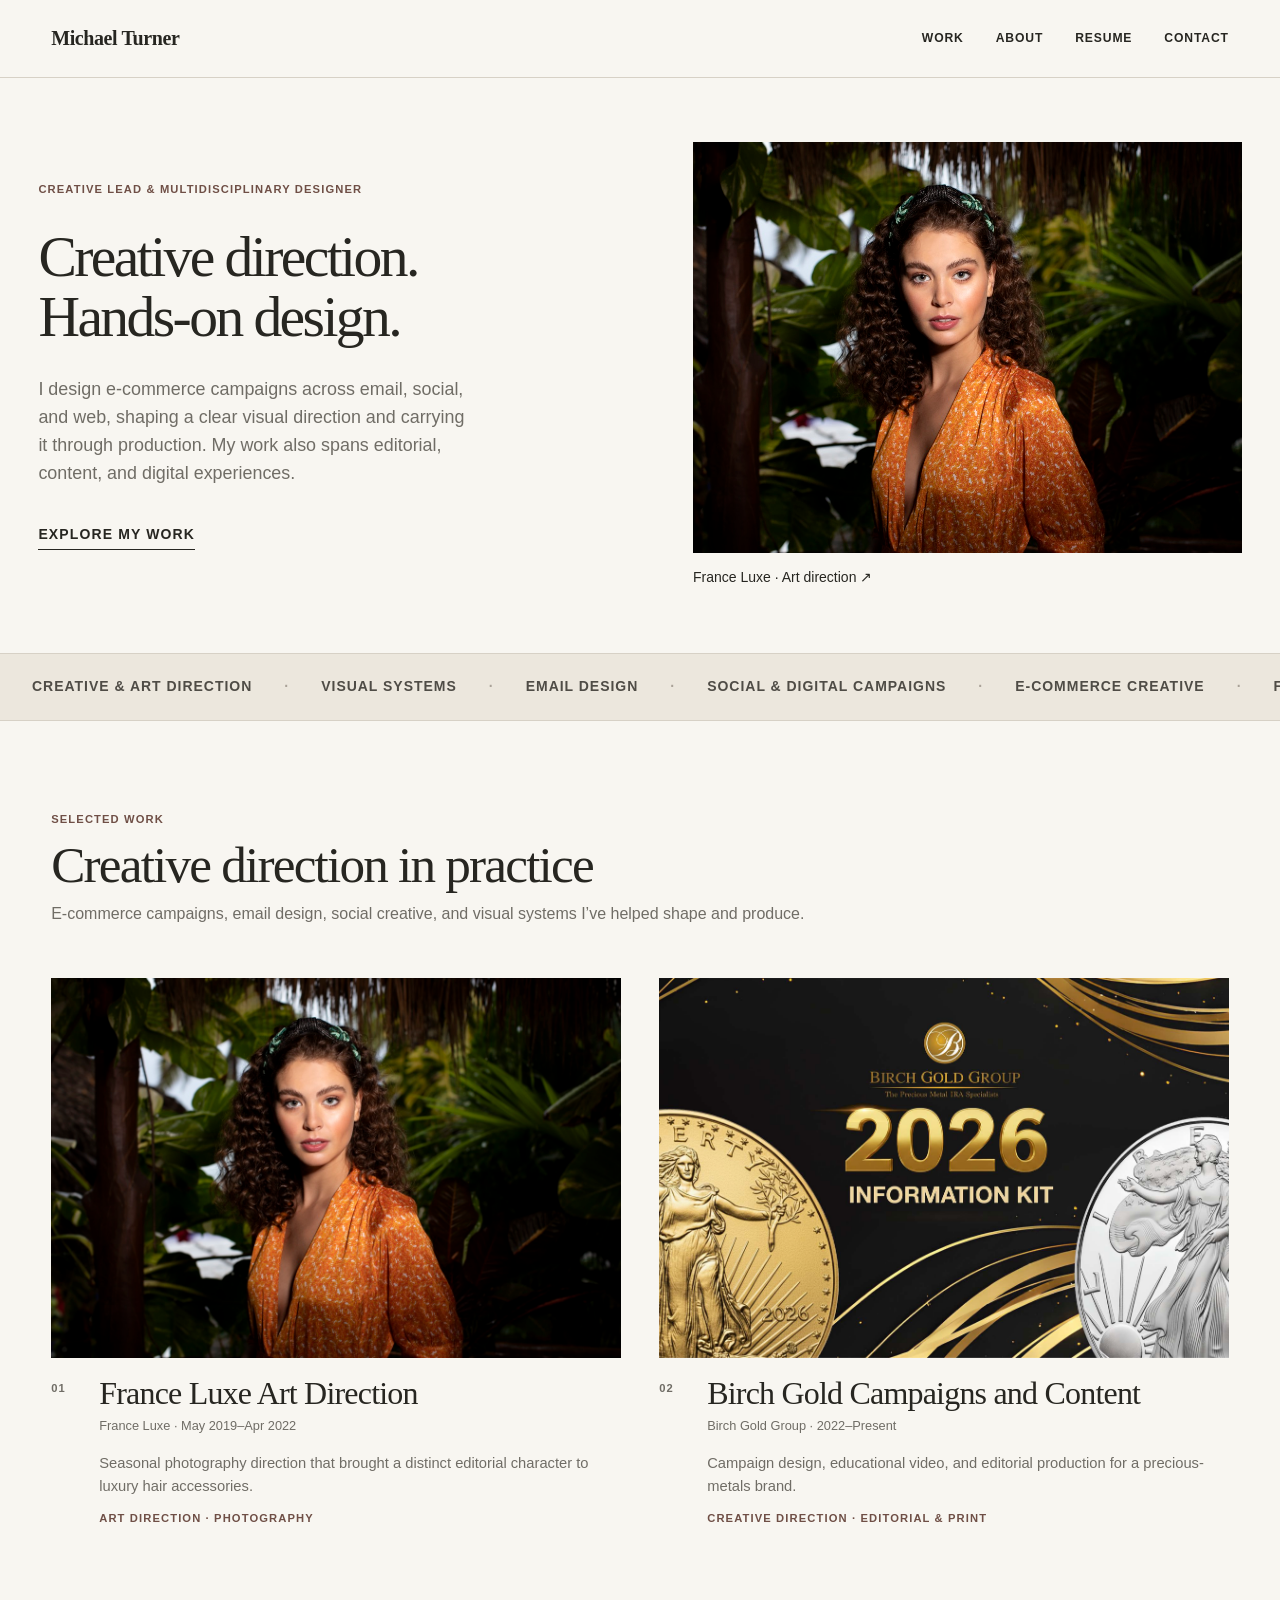
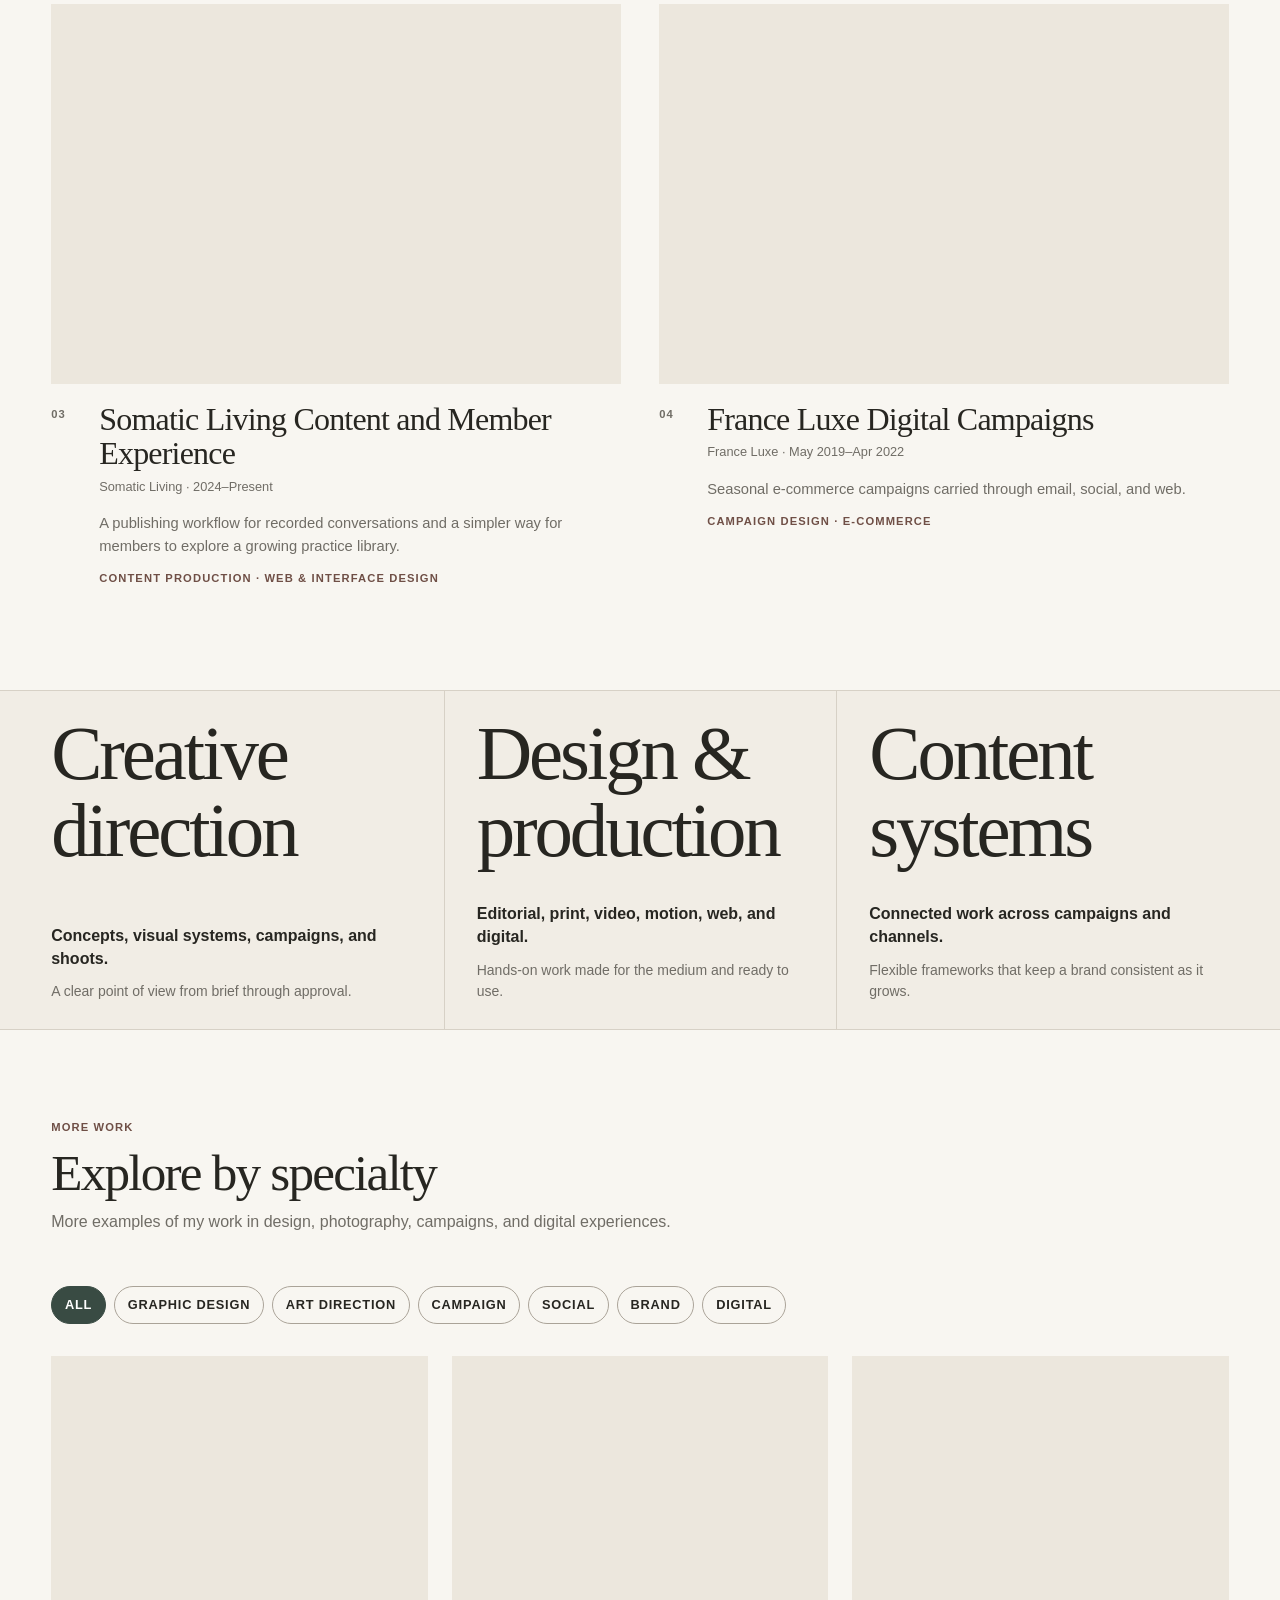
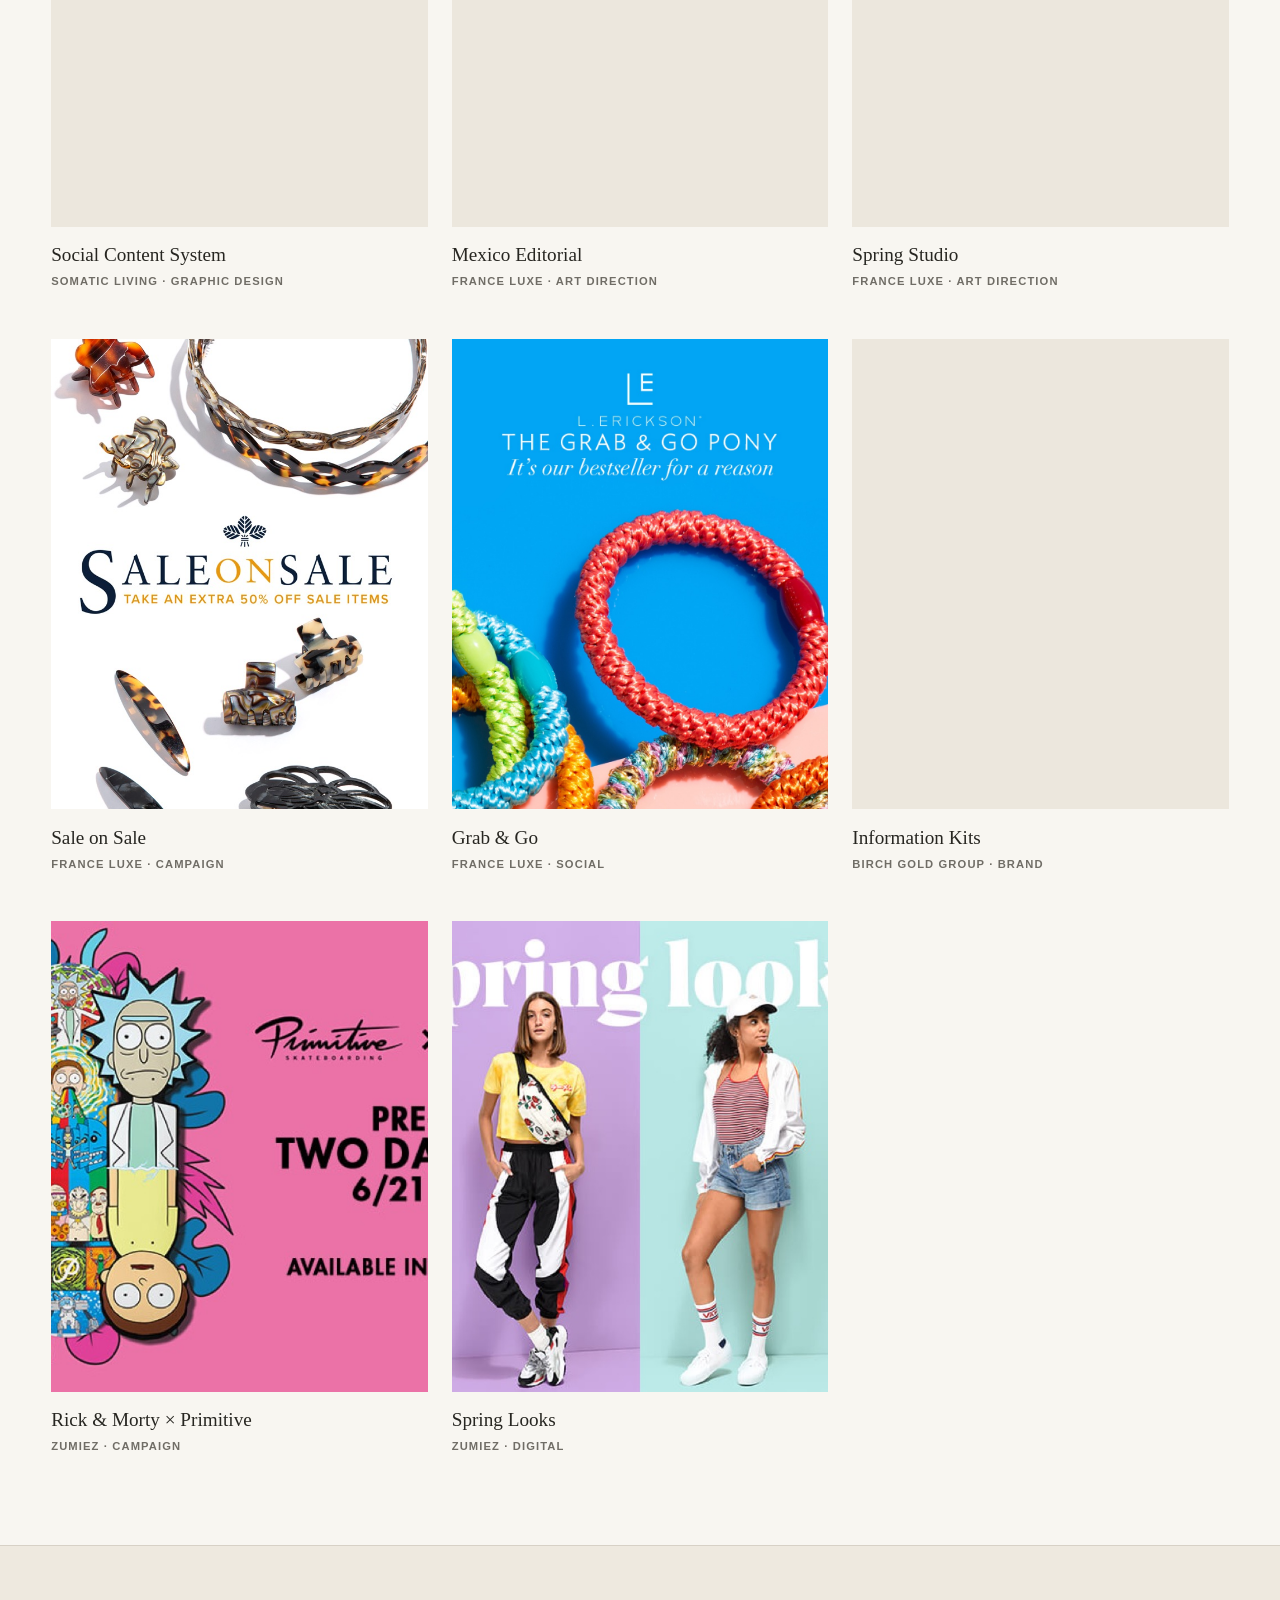
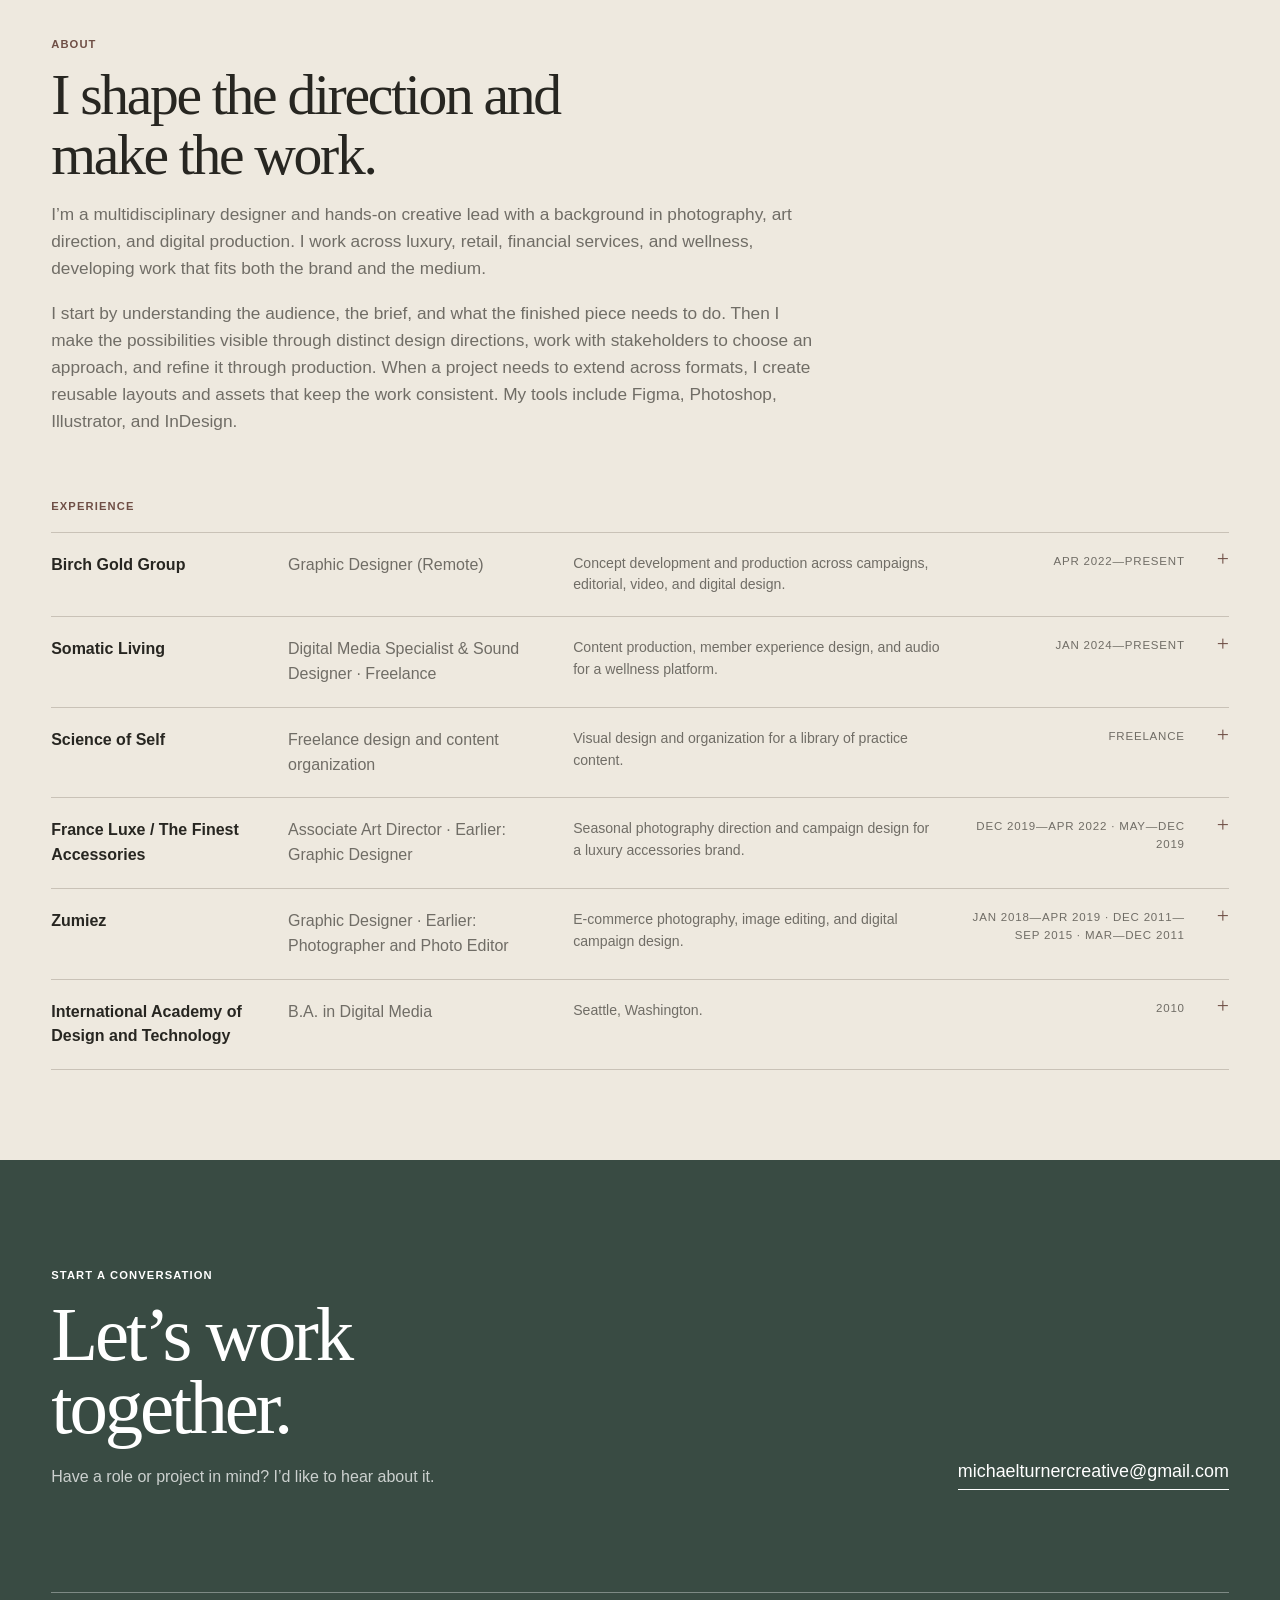
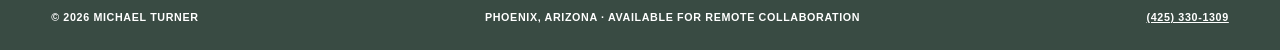
<file: index.html>
<!doctype html>
<html lang="en">
<head>
  <meta charset="utf-8">
  <meta name="viewport" content="width=device-width, initial-scale=1">
  <meta name="theme-color" content="#f2efe8">
  <meta name="description" content="Michael Turner is a hands-on creative lead and multidisciplinary designer working across campaigns, editorial, video, photography, and digital experiences.">
  <title>Michael Turner | Creative Lead & Multidisciplinary Designer</title>
  <link rel="icon" href="data:image/svg+xml,%3Csvg xmlns='http://www.w3.org/2000/svg' viewBox='0 0 64 64'%3E%3Crect width='64' height='64' fill='%23121212'/%3E%3Ctext x='32' y='39' text-anchor='middle' font-family='Arial' font-size='24' font-weight='700' fill='white'%3EMT%3C/text%3E%3C/svg%3E">
  <link rel="stylesheet" href="style.css?v=20260923a">
</head>
<body>
  <a class="skip-link" href="#main-content">Skip to content</a>

  <header class="site-header" id="site-header">
    <a class="wordmark" href="#home" aria-label="Michael Turner home">
      <span>Michael Turner</span>
    </a>
    <p class="header-role">Creative lead and multidisciplinary designer</p>
    <button class="menu-toggle" type="button" aria-expanded="false" aria-controls="site-nav">Menu</button>
    <nav class="site-nav" id="site-nav" aria-label="Primary navigation">
      <a href="#work">Work</a>
      <a href="#about">About</a>
      <a href="assets/Michael-Turner-Resume.pdf?v=20261025" target="_blank" rel="noopener" download="Michael-Turner-Resume.pdf">Resume</a>
      <a href="mailto:michaelturnercreative@gmail.com">Contact</a>
    </nav>
  </header>

  <main id="main-content" tabindex="-1"></main>

  <div class="lightbox" id="lightbox" role="dialog" aria-modal="true" aria-label="Image preview" hidden>
    <button class="lightbox-close" type="button" aria-label="Close image viewer">Close image viewer</button>
    <img id="lightbox-image" alt="">
  </div>

  <!-- Editable content files: site, experience, projects, then additional work. -->
  <script src="content/site.js?v=20260929a"></script>
  <script src="content/experience.js?v=20260929a"></script>
  <script src="content/projects/france-luxe-art-direction/content.js?v=20260929a"></script>
  <script src="content/projects/birch-gold-digital-marketing/content.js?v=20260921b"></script>
  <script src="content/projects/somatic-living-creative-system/content.js?v=20260929a"></script>
  <script src="content/projects/france-luxe-campaigns/content.js?v=20260929a"></script>
  <script src="content/projects/zumiez-ecommerce-design/content.js?v=20260929a"></script>
  <script src="content/generated-images.js?v=20260929a"></script>
  <script src="content/apply-folder-media.js?v=20260923a"></script>
  <script src="content/archive.js?v=20260921b"></script>
  <script src="app.js?v=20260923a"></script>
</body>
</html>
</file>
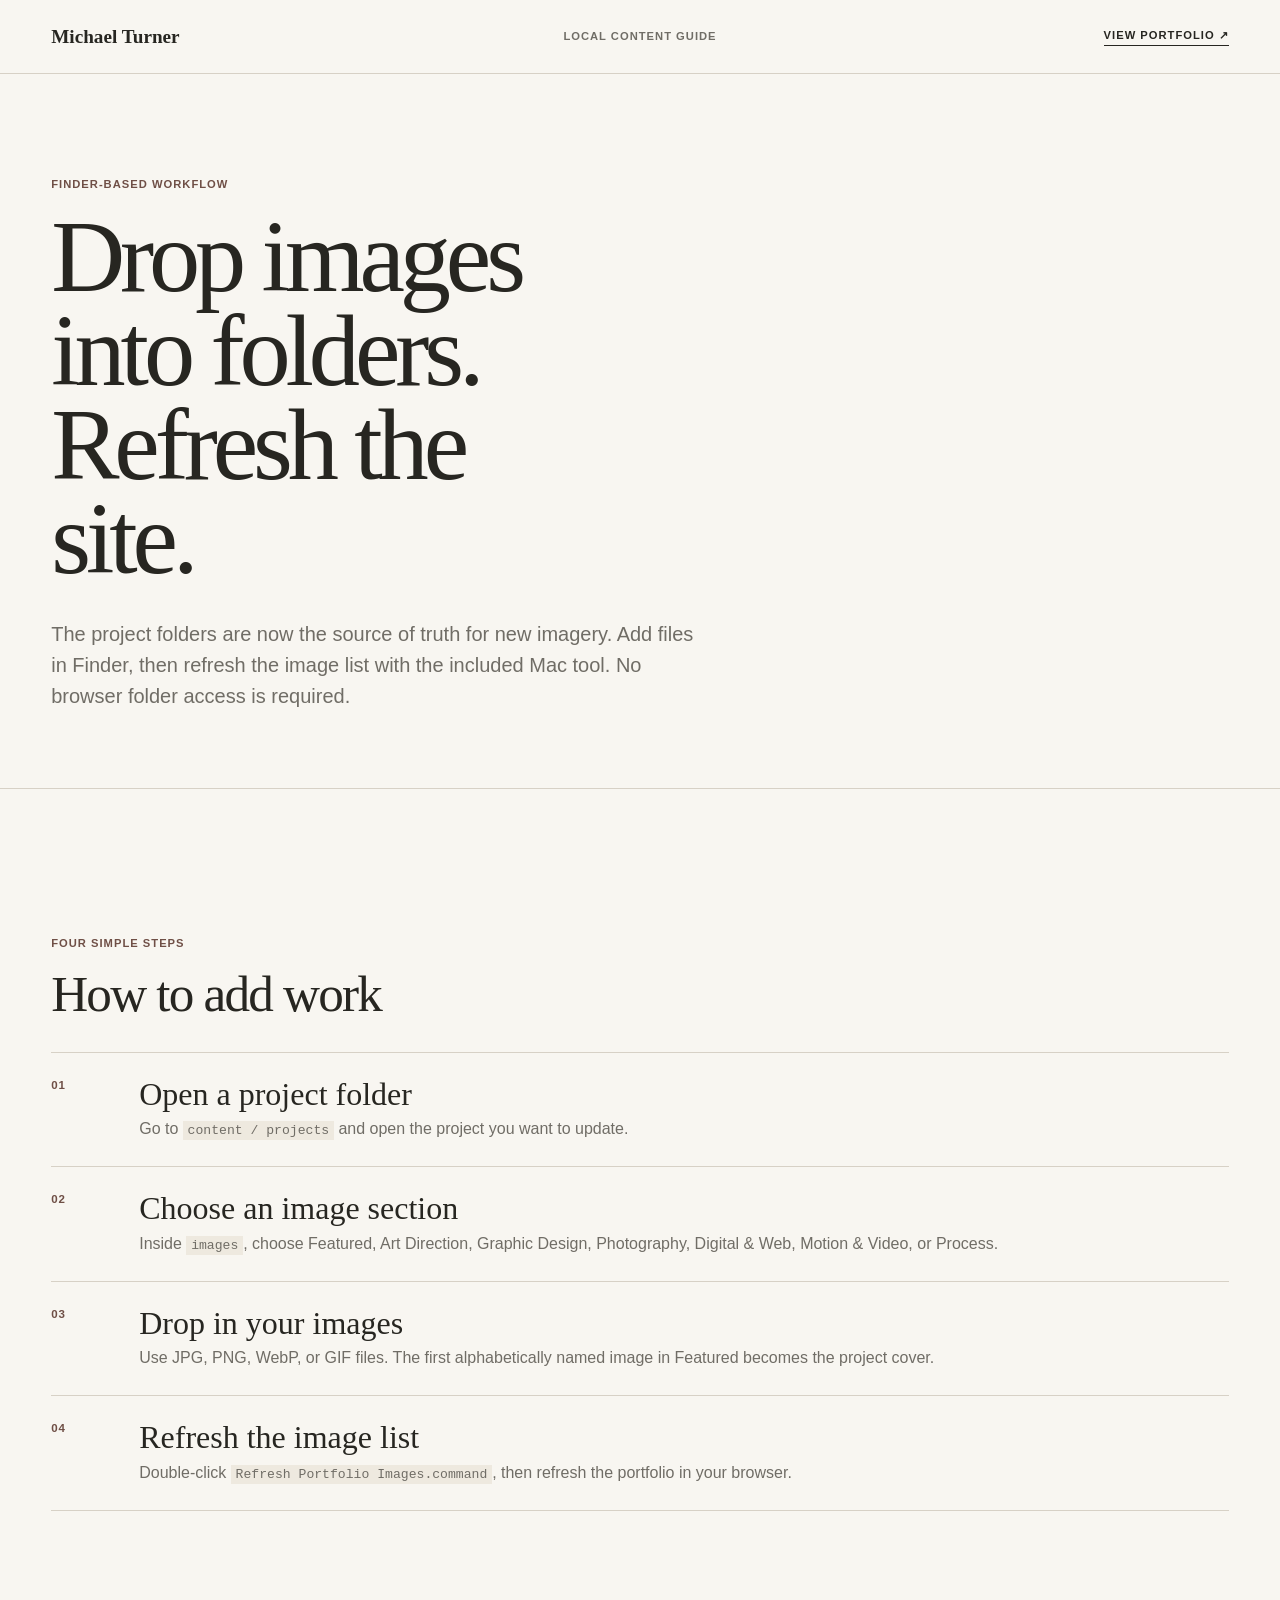
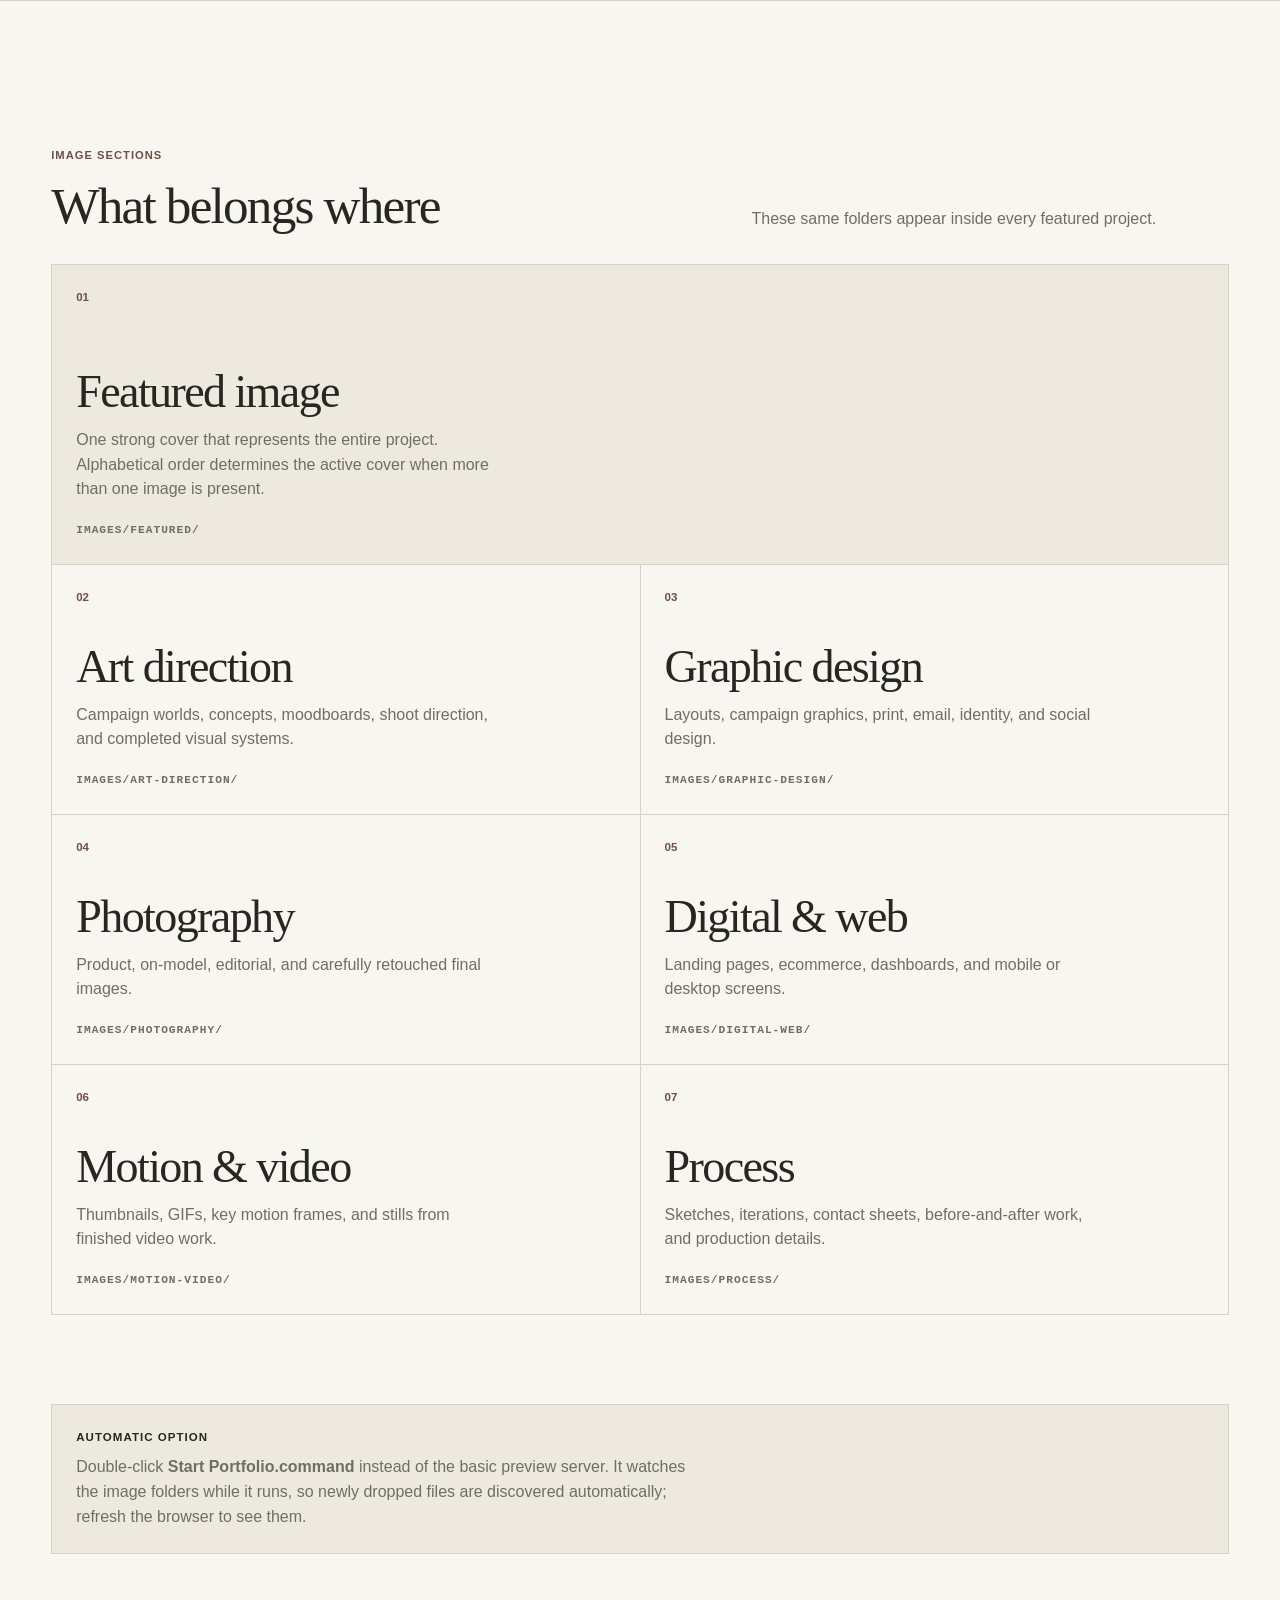
<file: editor.html>
<!doctype html>
<html lang="en">
<head>
  <meta charset="utf-8">
  <meta name="viewport" content="width=device-width, initial-scale=1">
  <meta name="robots" content="noindex, nofollow">
  <title>Portfolio Image Folders — Michael Turner</title>
  <link rel="icon" href="data:image/svg+xml,%3Csvg xmlns='http://www.w3.org/2000/svg' viewBox='0 0 64 64'%3E%3Crect width='64' height='64' fill='%23121212'/%3E%3Ctext x='32' y='39' text-anchor='middle' font-family='Arial' font-size='24' font-weight='700' fill='white'%3EMT%3C/text%3E%3C/svg%3E">
  <link rel="stylesheet" href="editor.css">
</head>
<body>
  <header class="editor-header">
    <a class="editor-wordmark" href="index.html">Michael Turner</a>
    <span class="local-label">Local content guide</span>
    <a class="portfolio-link" href="index.html">View portfolio <span aria-hidden="true">↗</span></a>
  </header>

  <main>
    <section class="editor-intro" aria-labelledby="guide-title">
      <p class="eyebrow">Finder-based workflow</p>
      <h1 id="guide-title">Drop images into folders. Refresh the site.</h1>
      <p class="intro-copy">The project folders are now the source of truth for new imagery. Add files in Finder, then refresh the image list with the included Mac tool. No browser folder access is required.</p>
    </section>

    <section class="editor-workspace" aria-labelledby="steps-title">
      <div class="workspace-heading">
        <div>
          <p class="eyebrow">Four simple steps</p>
          <h2 id="steps-title">How to add work</h2>
        </div>
      </div>
      <ol class="workflow-steps">
        <li><span>01</span><div><h3>Open a project folder</h3><p>Go to <code>content / projects</code> and open the project you want to update.</p></div></li>
        <li><span>02</span><div><h3>Choose an image section</h3><p>Inside <code>images</code>, choose Featured, Art Direction, Graphic Design, Photography, Digital &amp; Web, Motion &amp; Video, or Process.</p></div></li>
        <li><span>03</span><div><h3>Drop in your images</h3><p>Use JPG, PNG, WebP, or GIF files. The first alphabetically named image in Featured becomes the project cover.</p></div></li>
        <li><span>04</span><div><h3>Refresh the image list</h3><p>Double-click <code>Refresh Portfolio Images.command</code>, then refresh the portfolio in your browser.</p></div></li>
      </ol>
    </section>

    <section class="editor-workspace section-divider" aria-labelledby="sections-title">
      <div class="workspace-heading">
        <div>
          <p class="eyebrow">Image sections</p>
          <h2 id="sections-title">What belongs where</h2>
        </div>
        <p>These same folders appear inside every featured project.</p>
      </div>
      <div class="drop-grid">
        <article class="drop-card"><span class="drop-index">01</span><h3 class="drop-title">Featured image</h3><p class="drop-description">One strong cover that represents the entire project. Alphabetical order determines the active cover when more than one image is present.</p><code class="drop-path">images/featured/</code></article>
        <article class="drop-card"><span class="drop-index">02</span><h3 class="drop-title">Art direction</h3><p class="drop-description">Campaign worlds, concepts, moodboards, shoot direction, and completed visual systems.</p><code class="drop-path">images/art-direction/</code></article>
        <article class="drop-card"><span class="drop-index">03</span><h3 class="drop-title">Graphic design</h3><p class="drop-description">Layouts, campaign graphics, print, email, identity, and social design.</p><code class="drop-path">images/graphic-design/</code></article>
        <article class="drop-card"><span class="drop-index">04</span><h3 class="drop-title">Photography</h3><p class="drop-description">Product, on-model, editorial, and carefully retouched final images.</p><code class="drop-path">images/photography/</code></article>
        <article class="drop-card"><span class="drop-index">05</span><h3 class="drop-title">Digital &amp; web</h3><p class="drop-description">Landing pages, ecommerce, dashboards, and mobile or desktop screens.</p><code class="drop-path">images/digital-web/</code></article>
        <article class="drop-card"><span class="drop-index">06</span><h3 class="drop-title">Motion &amp; video</h3><p class="drop-description">Thumbnails, GIFs, key motion frames, and stills from finished video work.</p><code class="drop-path">images/motion-video/</code></article>
        <article class="drop-card"><span class="drop-index">07</span><h3 class="drop-title">Process</h3><p class="drop-description">Sketches, iterations, contact sheets, before-and-after work, and production details.</p><code class="drop-path">images/process/</code></article>
      </div>
    </section>

    <aside class="support-note">
      <h2>Automatic option</h2>
      <p>Double-click <strong>Start Portfolio.command</strong> instead of the basic preview server. It watches the image folders while it runs, so newly dropped files are discovered automatically; refresh the browser to see them.</p>
    </aside>
  </main>
</body>
</html>
</file>
<file: style.css>
:root {
  --paper: #f8f6f1;
  --paper-deep: #ece7dd;
  --ink: #272621;
  --muted: #706d66;
  --line: #d7d1c6;
  --accent: #6f4f46;
  --green: #394b43;
  --max: 1280px;
  --side: clamp(1.25rem, 4vw, 4rem);
  --content-pad: max(var(--side), calc((100vw - var(--max)) / 2));
  --sans: "Helvetica Neue", Helvetica, Arial, sans-serif;
  --serif: "Iowan Old Style", Baskerville, Georgia, "Times New Roman", serif;
}

* { box-sizing: border-box; }

html {
  scroll-behavior: smooth;
  background: var(--paper);
}

body {
  margin: 0;
  background: var(--paper);
  color: var(--ink);
  font-family: var(--sans);
  font-size: 16px;
  line-height: 1.55;
  -webkit-font-smoothing: antialiased;
}

body.lightbox-open { overflow: hidden; }
a { color: inherit; }
button { font: inherit; }
img { max-width: 100%; }

a:focus-visible,
button:focus-visible {
  outline: 2px solid var(--accent);
  outline-offset: 4px;
}

::selection {
  background: #ded3c8;
  color: var(--ink);
}

.skip-link {
  position: fixed;
  left: 1rem;
  top: 1rem;
  z-index: 1000;
  padding: .7rem 1rem;
  background: var(--ink);
  color: white;
  transform: translateY(-180%);
  transition: transform .2s ease;
}

.skip-link:focus { transform: translateY(0); }

.content-error {
  max-width: 760px;
  margin: clamp(5rem, 12vw, 10rem) auto;
  padding: 0 var(--side);
}

.content-error h1 {
  margin: 0 0 1rem;
  font-family: var(--serif);
  font-size: clamp(2.5rem, 6vw, 5rem);
  font-weight: 400;
  line-height: 1;
}

.content-error p { max-width: 52ch; color: var(--muted); }

.site-header {
  position: sticky;
  top: 0;
  z-index: 100;
  display: grid;
  grid-template-columns: 1fr auto;
  align-items: center;
  min-height: 78px;
  padding: .85rem var(--content-pad);
  border-bottom: 1px solid var(--line);
  background: rgba(248, 246, 241, .96);
  backdrop-filter: blur(10px);
}

.wordmark {
  width: max-content;
  color: var(--ink);
  font-family: var(--serif);
  font-size: 1.25rem;
  font-weight: 600;
  line-height: .95;
  letter-spacing: -.02em;
  text-decoration: none;
}

.wordmark span { display: block; }
.header-role { display: none; }

.site-nav {
  display: flex;
  justify-self: end;
  gap: clamp(1.25rem, 2.5vw, 2.5rem);
}

.site-nav a,
.menu-toggle {
  border: 0;
  background: none;
  color: var(--ink);
  font-size: .76rem;
  font-weight: 600;
  letter-spacing: .07em;
  text-decoration: none;
  text-transform: uppercase;
}

.site-nav a { padding: .3rem 0; border-bottom: 1px solid transparent; }
.site-nav a:hover,
.site-nav a:focus-visible { border-color: currentColor; }
.menu-toggle { display: none; }

.page-shell { overflow: clip; }
.section-pad { padding-left: var(--content-pad); padding-right: var(--content-pad); }

.home-hero {
  min-height: 510px;
  display: grid;
  grid-template-columns: minmax(0, 1.5fr) minmax(280px, 1fr);
  gap: clamp(3rem, 7vw, 7rem);
  padding: clamp(3.5rem, 5vw, 5rem) var(--content-pad);
}

.hero-primary,
.hero-secondary {
  display: flex;
  flex-direction: column;
  align-items: flex-start;
}

.eyebrow,
.section-kicker,
.project-index,
.meta-label,
.archive-meta,
.project-tags,
.footer-label {
  font-size: .7rem;
  font-weight: 600;
  letter-spacing: .1em;
  text-transform: uppercase;
}

.eyebrow,
.section-kicker { margin: 0; color: var(--accent); }

.hero-availability {
  max-width: 24rem;
  margin: 0;
  color: var(--muted);
  font-size: .88rem;
  text-align: left;
}

.hero-title {
  max-width: 15ch;
  white-space: pre-line;
  margin: 2.5rem 0;
  font-family: var(--serif);
  font-size: clamp(3.25rem, 5.2vw, 5.65rem);
  font-weight: 400;
  line-height: 1.04;
  letter-spacing: -.045em;
  text-wrap: balance;
}

.hero-scroll {
  display: inline-flex;
  gap: .65rem;
  align-items: center;
  width: max-content;
  padding-bottom: .2rem;
  border-bottom: 1px solid var(--ink);
  font-size: .76rem;
  font-weight: 600;
  letter-spacing: .08em;
  text-decoration: none;
  text-transform: uppercase;
}

.hero-intro {
  max-width: 30rem;
  margin: 0;
  color: var(--muted);
  font-size: clamp(1.05rem, 1.45vw, 1.25rem);
  line-height: 1.55;
}

.capability-ticker {
  padding: 1.15rem var(--content-pad);
  border-top: 1px solid var(--line);
  border-bottom: 1px solid var(--line);
  background: var(--paper-deep);
}

.ticker-track {
  display: flex;
  flex-wrap: wrap;
  gap: .65rem 0;
  align-items: center;
}

.ticker-item {
  display: inline-flex;
  align-items: center;
  color: #4f4c46;
  font-size: .72rem;
  font-weight: 600;
  letter-spacing: .07em;
  text-transform: uppercase;
}

.ticker-item:not(:last-child)::after {
  margin: 0 1rem;
  color: #aaa298;
  content: "•";
}

.featured-work {
  padding-top: clamp(4rem, 7vw, 6.5rem);
  padding-bottom: clamp(4rem, 8vw, 7rem);
}

.section-heading-row,
.archive-header {
  display: grid;
  grid-template-columns: 180px 1fr;
  gap: 3rem;
  align-items: start;
  margin-bottom: clamp(2.5rem, 5vw, 4rem);
}

.section-title {
  margin: -.15rem 0 0;
  font-family: var(--serif);
  font-size: clamp(2.4rem, 4vw, 4.4rem);
  font-weight: 400;
  line-height: 1.05;
  letter-spacing: -.035em;
}

.project-grid {
  display: grid;
  grid-template-columns: repeat(2, minmax(0, 1fr));
  gap: clamp(3rem, 6vw, 6rem) clamp(1.5rem, 3vw, 3rem);
}

.project-card { min-width: 0; }
.project-link { display: block; color: inherit; text-decoration: none; }

.project-cover {
  position: relative;
  aspect-ratio: 3 / 2;
  overflow: hidden;
  background: var(--paper-deep);
}

.project-cover img {
  width: 100%;
  height: 100%;
  display: block;
  object-fit: cover;
  transition: transform .45s ease;
}

.project-link:hover .project-cover img,
.project-link:focus-visible .project-cover img { transform: scale(1.02); }

.view-project {
  position: absolute;
  right: 1rem;
  bottom: 1rem;
  padding: .65rem .8rem;
  background: rgba(248, 246, 241, .95);
  color: var(--ink);
  font-size: .65rem;
  font-weight: 600;
  letter-spacing: .06em;
  line-height: 1.2;
  text-align: center;
  text-transform: uppercase;
  opacity: 0;
  transform: translateY(.25rem);
  transition: opacity .2s ease, transform .2s ease;
}

.project-link:hover .view-project,
.project-link:focus-visible .view-project { opacity: 1; transform: none; }

.project-card-meta {
  display: grid;
  grid-template-columns: 2rem 1fr;
  gap: .75rem 1rem;
  align-items: start;
  padding-top: 1.15rem;
}

.project-index { grid-row: 1 / span 2; padding-top: .25rem; color: var(--muted); }
.project-card-title {
  margin: 0;
  font-family: var(--serif);
  font-size: clamp(1.55rem, 2.5vw, 2.25rem);
  font-weight: 400;
  line-height: 1.08;
  letter-spacing: -.025em;
}

.project-client { margin: .35rem 0 0; color: var(--muted); font-size: .8rem; }
.project-card-summary { max-width: 36rem; margin: 1rem 0 0; color: var(--muted); font-size: .92rem; line-height: 1.55; }
.project-tags { grid-column: 2; margin: 0; color: var(--accent); }

.stats {
  display: grid;
  grid-template-columns: repeat(3, 1fr);
  padding: 0 var(--content-pad);
  border-top: 1px solid var(--line);
  border-bottom: 1px solid var(--line);
  background: #f1ede5;
}

.stat {
  min-height: 220px;
  display: flex;
  flex-direction: column;
  justify-content: space-between;
  padding: 1.6rem clamp(1rem, 2.5vw, 2.5rem);
}

.stat:first-child { padding-left: 0; }
.stat:last-child { padding-right: 0; }
.stat + .stat { border-left: 1px solid var(--line); }
.stat-value { margin: 0; font-family: var(--serif); font-size: clamp(3.4rem, 6vw, 6rem); line-height: 1; letter-spacing: -.04em; }
.stat-label { max-width: 15rem; margin: 2rem 0 0; color: var(--muted); font-size: .72rem; font-weight: 600; letter-spacing: .08em; text-transform: uppercase; }

.archive-section {
  padding-top: clamp(4rem, 7vw, 6.5rem);
  padding-bottom: clamp(4rem, 7vw, 6.5rem);
}

.archive-filters { display: flex; flex-wrap: wrap; gap: .5rem; margin-top: 1.6rem; }
.filter-btn {
  padding: .5rem .8rem;
  border: 1px solid #aaa398;
  border-radius: 100px;
  background: transparent;
  color: var(--ink);
  cursor: pointer;
  font-size: .67rem;
  font-weight: 600;
  letter-spacing: .06em;
  text-transform: uppercase;
  transition: background .2s ease, color .2s ease, border-color .2s ease;
}

.filter-btn:hover,
.filter-btn:focus-visible,
.filter-btn.is-active { border-color: var(--green); background: var(--green); color: white; }

.archive-grid { display: grid; grid-template-columns: repeat(3, 1fr); gap: 3rem 1.5rem; }
.archive-card[hidden] { display: none; }
.archive-card a { display: block; text-decoration: none; }
.archive-image { aspect-ratio: 4 / 5; overflow: hidden; background: var(--paper-deep); }
.archive-image img { width: 100%; height: 100%; display: block; object-fit: cover; transition: transform .4s ease; }
.archive-card a:hover img,
.archive-card a:focus-visible img { transform: scale(1.02); }
.archive-copy { padding-top: .85rem; }
.archive-copy h3 { margin: 0; font-family: var(--serif); font-size: 1.2rem; font-weight: 400; }
.archive-meta { margin: .2rem 0 0; color: var(--muted); }

.about-section {
  display: grid;
  grid-template-columns: 180px 1fr;
  gap: 3rem;
  padding-top: clamp(4rem, 7vw, 6.5rem);
  padding-bottom: clamp(4rem, 7vw, 6.5rem);
  border-top: 1px solid var(--line);
  background: #eee9df;
}

.about-content { max-width: none; }
.about-statement {
  max-width: 20ch;
  margin: 0 0 2rem;
  font-family: var(--serif);
  font-size: clamp(2.5rem, 4.5vw, 4.8rem);
  font-weight: 400;
  line-height: 1.04;
  letter-spacing: -.04em;
}

.about-intro { max-width: 48rem; margin: 0 0 4rem; color: var(--muted); font-size: clamp(1rem, 1.35vw, 1.18rem); }
.about-intro p { margin: 0 0 1.1em; }
.about-intro p:last-child { margin-bottom: 0; }
.experience-kicker { margin-bottom: 1rem; }
.experience-list { border-top: 1px solid #c9c2b7; }
.experience-item { border-bottom: 1px solid #c9c2b7; }
.experience-row {
  display: grid;
  grid-template-columns: minmax(0, 1.1fr) minmax(0, 1.35fr) minmax(0, 1.9fr) 13.75rem 1.25rem;
  gap: 1.5rem;
  align-items: start;
  padding: 1.25rem 0;
  cursor: pointer;
  list-style: none;
}

.experience-row::-webkit-details-marker { display: none; }
.experience-row::marker { display: none; content: ""; }
.experience-row:focus-visible { outline: 1px solid var(--accent); outline-offset: -1px; }
.experience-item[open] .experience-row { padding-bottom: 1rem; }
.experience-company { font-weight: 600; }
.experience-role,
.experience-note,
.experience-dates { color: var(--muted); }
.experience-note { font-size: .88rem; }
.experience-dates { text-align: right; font-size: .72rem; letter-spacing: .07em; text-transform: uppercase; }
.experience-toggle {
  position: relative;
  width: 1.25rem;
  height: 1.25rem;
  color: var(--accent);
}

.experience-toggle::before {
  position: absolute;
  inset: -.2rem 0 0;
  content: "+";
  font-family: var(--serif);
  font-size: 1.35rem;
  font-weight: 400;
  line-height: 1;
  text-align: right;
}

.experience-item[open] .experience-toggle::before { content: "−"; }
.experience-detail {
  display: grid;
  grid-template-columns: minmax(0, 1.1fr) minmax(0, 1.35fr) minmax(0, 1.9fr) 13.75rem 1.25rem;
  gap: 1.5rem;
  padding: .75rem 0 1.75rem;
}

.experience-detail p {
  grid-column: 2 / 4;
  max-width: 46rem;
  margin: 0;
  color: #58554f;
  font-size: .94rem;
  line-height: 1.7;
}

.experience-work-link {
  grid-column: 2 / 4;
  justify-self: start;
  display: inline-flex;
  gap: .4rem;
  align-items: center;
  padding-bottom: .1rem;
  border-bottom: 1px solid currentColor;
  color: var(--accent);
  font-size: .8rem;
  font-weight: 500;
  text-decoration: none;
}

.experience-work-link span { transition: transform .2s ease; }
.experience-work-link:hover span,
.experience-work-link:focus-visible span { transform: translateX(.2rem); }

.site-footer {
  padding: clamp(4rem, 8vw, 7rem) var(--content-pad) 1.5rem;
  background: var(--green);
  color: white;
}

.footer-cta { display: flex; justify-content: space-between; gap: 3rem; align-items: end; padding-bottom: clamp(4rem, 8vw, 7rem); }
.footer-cta h2 { max-width: 10ch; margin: .75rem 0 0; font-family: var(--serif); font-size: clamp(3rem, 6vw, 6.2rem); font-weight: 400; line-height: .95; letter-spacing: -.04em; }
.footer-supporting-line { max-width: 34rem; margin: 1.25rem 0 0; color: rgba(255,255,255,.74); }
.footer-email { display: inline-block; padding-bottom: .2rem; border-bottom: 1px solid currentColor; font-size: clamp(.95rem, 1.4vw, 1.2rem); text-decoration: none; }
.footer-bottom { display: flex; justify-content: space-between; gap: 2rem; padding-top: 1rem; border-top: 1px solid rgba(255,255,255,.35); font-size: .67rem; font-weight: 600; letter-spacing: .06em; text-transform: uppercase; }

/* Project detail */
.project-page { --project-color: #9c6b61; }
.project-page.theme-blue { --project-color: #73889a; }
.project-page.theme-gold { --project-color: #aa8b4f; }
.project-page.theme-violet { --project-color: #81758e; }
.project-page.theme-green { --project-color: #394b43; }

.project-hero {
  min-height: 520px;
  display: grid;
  grid-template-rows: auto 1fr auto;
  padding: 2rem var(--content-pad) 2.5rem;
  border-top: 5px solid var(--project-color);
}

.back-link { width: max-content; color: var(--muted); font-size: .7rem; font-weight: 600; letter-spacing: .08em; text-decoration: none; text-transform: uppercase; }
.project-hero-title { max-width: 15ch; align-self: center; margin: 3rem 0; font-family: var(--serif); font-size: clamp(3.3rem, 6.5vw, 7rem); font-weight: 400; line-height: 1; letter-spacing: -.045em; }
.project-hero-meta { display: grid; grid-template-columns: repeat(4, 1fr); gap: 1.5rem; padding-top: 1.2rem; border-top: 1px solid var(--line); }
.project-hero-meta p { margin: .25rem 0 0; font-size: .88rem; }
.project-links { grid-column: 1 / -1; display: flex; flex-wrap: wrap; gap: .75rem 1.5rem; align-items: center; padding-top: 1.2rem; border-top: 1px solid var(--line); }
.project-links-list { display: flex; flex-wrap: wrap; gap: .6rem; }
.project-external-link { display: inline-flex; align-items: center; gap: .45rem; padding: .45rem .7rem; border: 1px solid var(--line); border-radius: 999px; color: var(--ink); font-size: .76rem; font-weight: 600; text-decoration: none; transition: border-color .2s ease, background .2s ease, color .2s ease; }
.project-external-link svg { width: 1rem; height: 1rem; fill: none; stroke: currentColor; stroke-width: 1.7; stroke-linecap: round; stroke-linejoin: round; }
.project-external-link:hover, .project-external-link:focus-visible { border-color: var(--project-color); background: var(--project-color); color: white; }
.project-video-links { grid-column: 1 / -1; padding-top: 1.2rem; border-top: 1px solid var(--line); }
.project-video-links-list { display: flex; flex-wrap: wrap; gap: .65rem; margin-top: .65rem; }
.project-video-link { display: inline-flex; align-items: center; gap: .55rem; padding: .65rem .85rem; border: 1px solid var(--project-color); color: var(--ink); font-size: .82rem; font-weight: 600; text-decoration: none; transition: background .2s ease, color .2s ease; }
.project-video-link:hover, .project-video-link:focus-visible { background: var(--project-color); color: white; }
.project-video-link > span:first-child { font-size: .72rem; }

.project-lead-image { margin: 0; padding: clamp(1.5rem, 4vw, 4rem) var(--content-pad); background: #e9e4da; }
.project-lead-image img { width: 100%; max-height: 78vh; display: block; object-fit: contain; }

.project-story {
  display: block;
  padding-top: clamp(4rem, 7vw, 6.5rem);
  padding-bottom: clamp(4rem, 7vw, 6.5rem);
}

.project-story > .section-kicker { margin-bottom: .75rem; }
.project-story-main { max-width: none; }
.project-summary { max-width: none; margin: 0 0 3rem; font-family: var(--serif); font-size: clamp(2.2rem, 4vw, 4.4rem); font-weight: 400; line-height: 1.07; letter-spacing: -.035em; text-wrap: balance; }
.story-columns { display: grid; grid-template-columns: 1fr 1fr; gap: 4rem; }
.story-columns h2 { margin: 0 0 .8rem; color: var(--accent); font-size: .7rem; letter-spacing: .1em; text-transform: uppercase; }
.story-columns p { margin: 0 0 1em; color: var(--muted); font-size: .98rem; line-height: 1.7; }
.story-columns p:last-child { margin-bottom: 0; }
.contribution-list { margin: 0; padding: 0; list-style: none; }
.contribution-list li { padding: .65rem 0; border-bottom: 1px solid var(--line); }
.project-results-block { margin-top: 4rem; }
.project-results-title { margin: 0 0 1rem; font-size: .78rem; letter-spacing: .09em; text-transform: uppercase; }
.project-results { display: grid; grid-template-columns: repeat(3, 1fr); border-top: 1px solid var(--line); border-bottom: 1px solid var(--line); }
.project-result { padding: 1.5rem 1.5rem 1.5rem 0; }
.project-result + .project-result { padding-left: 1.5rem; border-left: 1px solid var(--line); }
.project-result-value { margin: 0 0 .65rem; font-family: var(--serif); font-size: clamp(2rem, 3vw, 3.4rem); line-height: 1; letter-spacing: -.035em; }
.project-result-label { max-width: 28ch; margin: 0; color: var(--muted); font-size: .82rem; line-height: 1.5; }

.project-gallery { --gallery-gap: clamp(.75rem, 1.2vw, 1.25rem); display: grid; gap: var(--gallery-gap); padding: 0 var(--content-pad) clamp(5rem, 9vw, 8rem); background: var(--paper-deep); }
.gallery-row { display: grid; grid-template-columns: var(--gallery-columns, repeat(2, minmax(0, 1fr))); gap: var(--gallery-gap); align-items: start; min-width: 0; }
.gallery-row:has(> :only-child) { grid-template-columns: minmax(0, 1fr); }
.gallery-item { min-width: 0; min-height: 0; display: block; overflow: hidden; margin: 0; padding: 0; border: 0; appearance: none; background: var(--paper-deep); cursor: zoom-in; }
.gallery-item img { width: 100%; height: auto; max-width: none; max-height: none; display: block; object-fit: contain; }

.next-project { display: block; padding: clamp(4rem, 7vw, 6rem) var(--content-pad); border-top: 1px solid var(--line); background: #eee9df; text-decoration: none; }
.next-project-label { display: block; margin-bottom: 1rem; color: var(--muted); font-size: .7rem; letter-spacing: .08em; text-transform: uppercase; }
.next-project-title { display: flex; justify-content: space-between; gap: 2rem; align-items: center; font-family: var(--serif); font-size: clamp(2.4rem, 5vw, 5.3rem); line-height: 1; letter-spacing: -.035em; }
.next-project:hover .next-project-title span:last-child { transform: translateX(.4rem); }
.next-project-title span:last-child { transition: transform .2s ease; }

.lightbox { position: fixed; inset: 0; z-index: 999; display: grid; place-items: center; padding: 4.5rem 1rem 1rem; background: rgba(25,24,22,.96); }
.lightbox[hidden] { display: none; }
.lightbox img { max-width: 96vw; max-height: 88vh; object-fit: contain; }
.lightbox-close { position: absolute; top: 1.2rem; right: 1.2rem; border: 0; background: transparent; color: white; cursor: pointer; font-size: .7rem; font-weight: 600; letter-spacing: .1em; text-transform: uppercase; }

.reveal { opacity: 0; transform: translateY(10px); transition: opacity .5s ease, transform .5s ease; }
.reveal.is-visible { opacity: 1; transform: none; }

@media (max-width: 900px) {
  .site-header { grid-template-columns: 1fr auto; }
  .menu-toggle { display: block; justify-self: end; cursor: pointer; }
  .site-nav {
    position: fixed;
    inset: 78px 0 auto;
    display: none;
    width: 100%;
    justify-self: stretch;
    flex-direction: column;
    gap: 0;
    padding: 0 var(--side);
    border-bottom: 1px solid var(--line);
    background: var(--paper);
  }
  .site-nav.is-open { display: flex; }
  .site-nav a { padding: 1rem 0; border-top: 1px solid var(--line); border-bottom: 0; font-size: .82rem; }
  .home-hero { min-height: auto; grid-template-columns: 1fr; gap: 3rem; }
  .hero-title { margin: 3rem 0; }
  .hero-secondary { gap: 1rem; padding-top: 1.5rem; border-top: 1px solid var(--line); }
  .hero-intro { margin-top: 0; }
  .section-heading-row,
  .archive-header,
  .about-section,
  .project-story { grid-template-columns: 1fr; gap: 1.5rem; }
  .project-grid { gap: 4rem 1.5rem; }
  .stats { grid-template-columns: 1fr; }
  .stat { min-height: 180px; padding: 1.5rem 0; }
  .stat + .stat { border-left: 0; border-top: 1px solid var(--line); }
  .archive-grid { grid-template-columns: repeat(2, 1fr); }
  .experience-row { grid-template-columns: 1fr auto 1.25rem; gap: .65rem 1rem; }
  .experience-company { grid-column: 1; }
  .experience-dates { grid-row: 1; grid-column: 2; }
  .experience-toggle { grid-row: 1; grid-column: 3; }
  .experience-role { grid-column: 1 / 3; }
  .experience-note { grid-column: 1 / -1; }
  .experience-detail { grid-template-columns: 1fr; gap: 1rem; }
  .experience-detail p,
  .experience-work-link { grid-column: 1; }
  .footer-cta { align-items: start; flex-direction: column; }
  .project-hero-meta { grid-template-columns: 1fr 1fr; }
}

@media (max-width: 620px) {
  .site-header { min-height: 68px; }
  .site-nav { inset-block-start: 68px; }
  .home-hero { padding-top: 3.5rem; padding-bottom: 3.5rem; }
  .hero-primary { display: block; }
  .hero-title { font-size: clamp(2.8rem, 13vw, 4.2rem); }
  .hero-scroll { margin-top: 0; }
  .capability-ticker { padding-top: 1rem; padding-bottom: 1rem; }
  .ticker-track { display: block; }
  .ticker-item { margin: .25rem 0; }
  .project-grid { grid-template-columns: 1fr; }
  .project-cover { aspect-ratio: 3 / 2; }
  .view-project { display: none; }
  .project-card-summary { font-size: .9rem; }
  .archive-grid { grid-template-columns: 1fr; }
  .archive-image { aspect-ratio: 1; }
  .experience-row { grid-template-columns: 1fr auto; }
  .experience-company { grid-column: 1; grid-row: 1; }
  .experience-toggle { grid-column: 2; grid-row: 1; }
  .experience-role, .experience-note, .experience-dates { grid-column: 1 / -1; grid-row: auto; text-align: left; }
  .footer-bottom { flex-direction: column; }
  .project-hero { min-height: 560px; padding-top: 1.5rem; }
  .project-hero-title { font-size: 13vw; }
  .project-hero-meta { grid-template-columns: 1fr 1fr; gap: 1.25rem; }
  .project-video-links-list { display: grid; grid-template-columns: 1fr; }
  .project-video-link { width: 100%; }
  .story-columns { grid-template-columns: 1fr; gap: 2.5rem; }
  .project-results { grid-template-columns: 1fr; }
  .project-result { padding: 1.25rem 0; }
  .project-result + .project-result { padding-left: 0; border-top: 1px solid var(--line); border-left: 0; }
  .gallery-row { grid-template-columns: minmax(0, 1fr); }
}

@media (prefers-reduced-motion: reduce) {
  html { scroll-behavior: auto; }
  *, *::before, *::after { animation-duration: .01ms !important; transition-duration: .01ms !important; }
  .reveal { opacity: 1; transform: none; }
}

/* Portfolio review: coherent introduction and artwork-safe presentation. */
.hero-secondary { justify-content: center; gap: 1.4rem; max-width: 29rem; }
.hero-availability { font-size: .9rem; color: var(--ink); }
.hero-highlight { display: grid; gap: .7rem; border-top: 1px solid var(--line); padding-top: 1.3rem; color: var(--ink); text-decoration: none; font-size: .95rem; line-height: 1.5; }
.hero-highlight:hover { color: var(--accent); }
.hero-highlight .meta-label { font-size: .75rem; }
.hero-scroll { font-size: .875rem; }
.project-cover.fit-contain { padding: 0; }
.project-cover.fit-contain img { object-fit: cover; }
.project-card[data-project="somatic-living-creative-system"] .project-cover img { object-position: left center; }
.gallery-section-title { margin: clamp(2rem, 4vw, 3.5rem) 0 .25rem; font-size: 1rem; font-weight: 500; }
.gallery-section-title:first-child { margin-top: 0; }
@media (max-width: 900px) {
  .hero-secondary { max-width: 42rem; }
}
@media (max-width: 600px) {
  .hero-title { font-size: clamp(2.8rem, 10.8vw, 4.2rem); }
  .hero-secondary { gap: 1rem; }
}

.project-lead-image figcaption { margin-top: 1rem; font-size: .875rem; color: var(--muted); text-align: center; }

/* Clear hierarchy: one heading per work section, with explicit disclosure. */
.home-hero { grid-template-columns: 1fr 1fr; gap: 2rem 5rem; min-height: auto; padding-block: clamp(3rem, 5vw, 5rem); }
.hero-primary { display: contents; }
.home-hero .eyebrow, .home-hero .hero-title { grid-column: 1 / -1; }
.home-hero .hero-title { max-width: none; margin: 0; font-size: clamp(3.4rem, 6vw, 6.4rem); }
.home-hero .hero-scroll { grid-row: 3; align-self: end; justify-self: start; }
.home-hero .hero-secondary { grid-column: 2; grid-row: 3; max-width: 34rem; }
.hero-intro { font-size: clamp(1rem, 1.4vw, 1.2rem); }
.section-heading-row, .archive-header { grid-template-columns: minmax(0, 1fr) auto; align-items: center; gap: 2rem; margin-bottom: 2.5rem; }
.section-description { margin: 1rem 0 0; font-size: 1rem; color: var(--muted); }
.section-toggle { display: flex; align-items: center; gap: 1rem; padding: .8rem 0 .8rem 1rem; border: 0; background: transparent; color: var(--ink); font: inherit; font-size: .875rem; cursor: pointer; }
.section-toggle span { font-size: 1.5rem; }
.section-toggle:hover { color: var(--accent); }
#brand-work[hidden], #discipline-work[hidden] { display: none; }
.archive-filters { margin: 0 0 2rem; }
.filter-btn { font-size: .8rem; }
.stat-label { max-width: 24rem; font-size: 1rem; text-transform: none; letter-spacing: 0; line-height: 1.45; color: var(--ink); }
.stat-detail { max-width: 26rem; font-size: .875rem; line-height: 1.55; color: var(--muted); margin: .7rem 0 0; }
.stat { min-height: 300px; }
.capability-ticker { max-width: 1100px; margin: 0 auto; padding: 1.4rem 0; overflow-x: auto; scrollbar-width: none; mask-image: linear-gradient(to right, transparent, black 5%, black 95%, transparent); }
.capability-ticker::-webkit-scrollbar { display: none; }
.ticker-track { width: max-content; flex-wrap: nowrap; gap: 0; animation: capability-loop 36s linear infinite paused; }
.ticker-group { display: flex; flex-shrink: 0; align-items: center; }
.ticker-item { white-space: nowrap; flex-shrink: 0; font-size: .875rem; }
.ticker-item::after, .ticker-item:not(:last-child)::after { content: "·"; margin: 0 2rem; color: #aaa298; }
.capability-ticker:hover .ticker-track, .capability-ticker:focus .ticker-track { animation-play-state: running; }
@keyframes capability-loop { to { transform: translateX(-50%); } }
@media (hover: none), (prefers-reduced-motion: reduce) {
  .ticker-track { animation: none; }
  .ticker-group[aria-hidden="true"] { display: none; }
}
@media (max-width: 800px) {
  .home-hero { grid-template-columns: 1fr; gap: 1.8rem; }
  .home-hero .hero-title { font-size: clamp(2.7rem, 8.5vw, 4.5rem); }
  .home-hero .hero-secondary { grid-column: 1; grid-row: 3; padding: 0; border: 0; }
  .home-hero .hero-scroll { grid-row: 4; }
  .section-heading-row, .archive-header { gap: 1rem; }
  .section-title { font-size: clamp(2rem, 6vw, 3rem); }
  .stat { min-height: 250px; }
}
@media (max-width: 480px) {
  .section-heading-row, .archive-header { grid-template-columns: 1fr; }
  .section-toggle { justify-self: start; padding-left: 0; }
}
.ticker-group { padding-left: 2rem; }

/* Featured editorial hero and responsive studio wordmark. */
.wordmark { display: flex; flex-direction: row; gap: .28em; white-space: nowrap; }
.capability-ticker { width: 100%; max-width: none; margin: 0; mask-image: none; -webkit-mask-image: none; }
.home-hero { grid-template-columns: minmax(0, 1.1fr) minmax(0, 1fr); gap: clamp(2rem, 4vw, 5rem); align-items: center; padding-inline: clamp(1.25rem, 3vw, 4rem); }
.home-hero .hero-primary { display: flex; flex-direction: column; align-items: flex-start; gap: 1.8rem; min-width: 0; }
.home-hero .hero-title { font-size: clamp(2.8rem, 4.5vw, 5.8rem); margin: 0; line-height: 1.05; }
.home-hero .hero-intro { max-width: 43ch; margin: 0; }
.home-hero .hero-scroll { align-self: flex-start; margin-top: .5rem; }
.hero-feature { display: block; min-width: 0; color: var(--ink); text-decoration: none; }
.hero-feature img { display: block; width: 100%; aspect-ratio: 4 / 3; object-fit: cover; }
.hero-feature span { display: block; margin-top: .85rem; font-size: .875rem; }
.section-heading-row, .archive-header { display: block; margin-bottom: clamp(2rem, 4vw, 3.5rem); }
.section-heading-row .section-kicker, .archive-header .section-kicker { margin-bottom: .75rem; padding-top: 0; }
.section-heading-row > div, .archive-header > div { max-width: 52rem; }
.section-heading-row .section-description, .archive-header .section-description { margin-top: .65rem; }
.about-section { display: block; }
.about-section > .section-kicker { margin-bottom: .75rem; }
.about-statement { margin-bottom: 1rem; }
@media (max-width: 1050px) {
  .wordmark { flex-direction: column; gap: 0; }
}
@media (max-width: 800px) {
  .home-hero { grid-template-columns: 1fr; }
  .home-hero .hero-title { font-size: clamp(2.6rem, 7.8vw, 4.5rem); }
  .home-hero .hero-intro { max-width: 52ch; }
  .hero-feature img { aspect-ratio: 3 / 2; }
  .section-heading-row { grid-template-columns: 1fr; gap: 1rem; }
}
</file>
<file: editor.css>
:root {
  --paper: #f8f6f1;
  --paper-deep: #eee9df;
  --ink: #272621;
  --muted: #706d66;
  --line: #d7d1c6;
  --accent: #6f4f46;
  --success: #395d4b;
  --side: clamp(1.25rem, 4vw, 4rem);
  --serif: "Iowan Old Style", Baskerville, Georgia, "Times New Roman", serif;
  --sans: "Helvetica Neue", Helvetica, Arial, sans-serif;
}

* { box-sizing: border-box; }
body { margin: 0; background: var(--paper); color: var(--ink); font-family: var(--sans); line-height: 1.55; -webkit-font-smoothing: antialiased; }
button, select { font: inherit; }
button, a, select { color: inherit; }
button:focus-visible, a:focus-visible, select:focus-visible { outline: 2px solid var(--accent); outline-offset: 4px; }

.editor-header { display: grid; grid-template-columns: 1fr auto 1fr; align-items: center; min-height: 74px; padding: .9rem var(--side); border-bottom: 1px solid var(--line); }
.editor-wordmark { justify-self: start; font-family: var(--serif); font-size: 1.2rem; font-weight: 600; line-height: 1; text-decoration: none; }
.local-label, .portfolio-link, .eyebrow, .project-control label, .drop-path { font-size: .7rem; font-weight: 600; letter-spacing: .09em; text-transform: uppercase; }
.local-label { color: var(--muted); }
.portfolio-link { justify-self: end; text-decoration: none; border-bottom: 1px solid currentColor; }

main { overflow: hidden; }
.editor-intro { padding: clamp(4rem, 8vw, 8rem) var(--side) clamp(3.5rem, 6vw, 6rem); border-bottom: 1px solid var(--line); }
.eyebrow { margin: 0 0 1rem; color: var(--accent); }
.editor-intro h1 { max-width: 11ch; margin: 0; font-family: var(--serif); font-size: clamp(3.5rem, 8vw, 8rem); font-weight: 400; line-height: .92; letter-spacing: -.05em; }
.intro-copy { max-width: 650px; margin: 2rem 0 0; color: var(--muted); font-size: clamp(1rem, 1.6vw, 1.25rem); }
.connection-row { display: flex; align-items: center; gap: 1rem 1.5rem; margin-top: 2rem; }
.primary-button { padding: .9rem 1.15rem; border: 1px solid var(--ink); background: var(--ink); color: white; cursor: pointer; font-size: .78rem; font-weight: 600; letter-spacing: .04em; }
.primary-button:hover { background: var(--accent); border-color: var(--accent); }
.connection-status { margin: 0; color: var(--muted); font-size: .88rem; }
.connection-status.is-connected { color: var(--success); }
.privacy-note { margin: 1rem 0 0; color: var(--muted); font-size: .78rem; }

.editor-workspace { padding: clamp(3.5rem, 7vw, 6rem) var(--side); }
.project-bar { display: grid; grid-template-columns: minmax(260px, 1fr) 2fr; gap: 2rem; padding-bottom: 3rem; border-bottom: 1px solid var(--line); }
.project-control label { display: block; margin-bottom: .65rem; color: var(--accent); }
.project-control select { width: 100%; padding: .8rem 2.5rem .8rem .9rem; border: 1px solid var(--line); border-radius: 0; background: transparent; }
.project-overview { display: flex; align-items: end; justify-content: flex-end; gap: 2rem; color: var(--muted); font-size: .85rem; text-align: right; }
.project-overview strong { display: block; color: var(--ink); font-family: var(--serif); font-size: 1.6rem; font-weight: 400; }

.workspace-heading { display: grid; grid-template-columns: 1.4fr 1fr; gap: 2rem; align-items: end; padding: 3.5rem 0 2rem; }
.workspace-heading h2, .activity-section h2 { margin: 0; font-family: var(--serif); font-size: clamp(2rem, 4vw, 4rem); font-weight: 400; line-height: 1; letter-spacing: -.035em; }
.workspace-heading > p { max-width: 30rem; margin: 0; color: var(--muted); }
.drop-grid { display: grid; grid-template-columns: repeat(2, minmax(0, 1fr)); border-top: 1px solid var(--line); border-left: 1px solid var(--line); }
.drop-card { min-height: 250px; display: flex; flex-direction: column; align-items: flex-start; padding: 1.5rem; border: 0; border-right: 1px solid var(--line); border-bottom: 1px solid var(--line); background: transparent; text-align: left; }
.drop-card:first-child { grid-column: 1 / -1; min-height: 300px; background: var(--paper-deep); }
.drop-index { color: var(--accent); font-size: .72rem; font-weight: 600; }
.drop-title { margin: auto 0 .8rem; font-family: var(--serif); font-size: clamp(2rem, 3.6vw, 3.8rem); font-weight: 400; line-height: 1; letter-spacing: -.035em; }
.drop-description { max-width: 48ch; margin: 0; color: var(--muted); }
.drop-path { margin-top: 1.25rem; color: var(--muted); word-break: break-word; }

.section-divider { border-top: 1px solid var(--line); }
.workflow-steps { margin: 0; padding: 0; list-style: none; border-top: 1px solid var(--line); }
.workflow-steps li { display: grid; grid-template-columns: 4rem 1fr; gap: 1.5rem; padding: 1.5rem 0; border-bottom: 1px solid var(--line); }
.workflow-steps li > span { color: var(--accent); font-size: .72rem; font-weight: 600; letter-spacing: .08em; }
.workflow-steps h3 { margin: 0 0 .35rem; font-family: var(--serif); font-size: clamp(1.5rem, 2.5vw, 2.4rem); font-weight: 400; line-height: 1.1; }
.workflow-steps p { margin: 0; color: var(--muted); }
code { padding: .12rem .3rem; background: var(--paper-deep); font-family: ui-monospace, SFMono-Regular, Menlo, Monaco, Consolas, monospace; font-size: .82em; }
.drop-path { padding: 0; background: transparent; }

.activity-section { display: grid; grid-template-columns: 1fr 2fr; gap: 2rem; padding: clamp(3.5rem, 7vw, 6rem) var(--side); border-top: 1px solid var(--line); }
.activity-list { margin: 0; padding: 0; list-style: none; border-top: 1px solid var(--line); }
.activity-list li { display: grid; grid-template-columns: 1fr auto; gap: 1rem; padding: 1rem 0; border-bottom: 1px solid var(--line); font-size: .9rem; }
.activity-list time, .empty-activity { color: var(--muted); }
.support-note { margin: 0 var(--side) clamp(3.5rem, 7vw, 6rem); padding: 1.5rem; border: 1px solid var(--line); background: var(--paper-deep); }
.support-note h2 { margin: 0 0 .5rem; font-size: .72rem; letter-spacing: .09em; text-transform: uppercase; }
.support-note p { max-width: 70ch; margin: 0; color: var(--muted); }
.is-busy .drop-card { pointer-events: none; opacity: .55; }

@media (max-width: 760px) {
  .editor-header { grid-template-columns: 1fr auto; }
  .local-label { display: none; }
  .editor-intro h1 { font-size: clamp(3rem, 16vw, 5rem); }
  .connection-row { align-items: flex-start; flex-direction: column; }
  .project-bar, .workspace-heading, .activity-section { grid-template-columns: 1fr; }
  .project-overview { justify-content: flex-start; text-align: left; }
  .drop-grid { grid-template-columns: 1fr; }
  .drop-card:first-child { grid-column: auto; }
}
</file>
